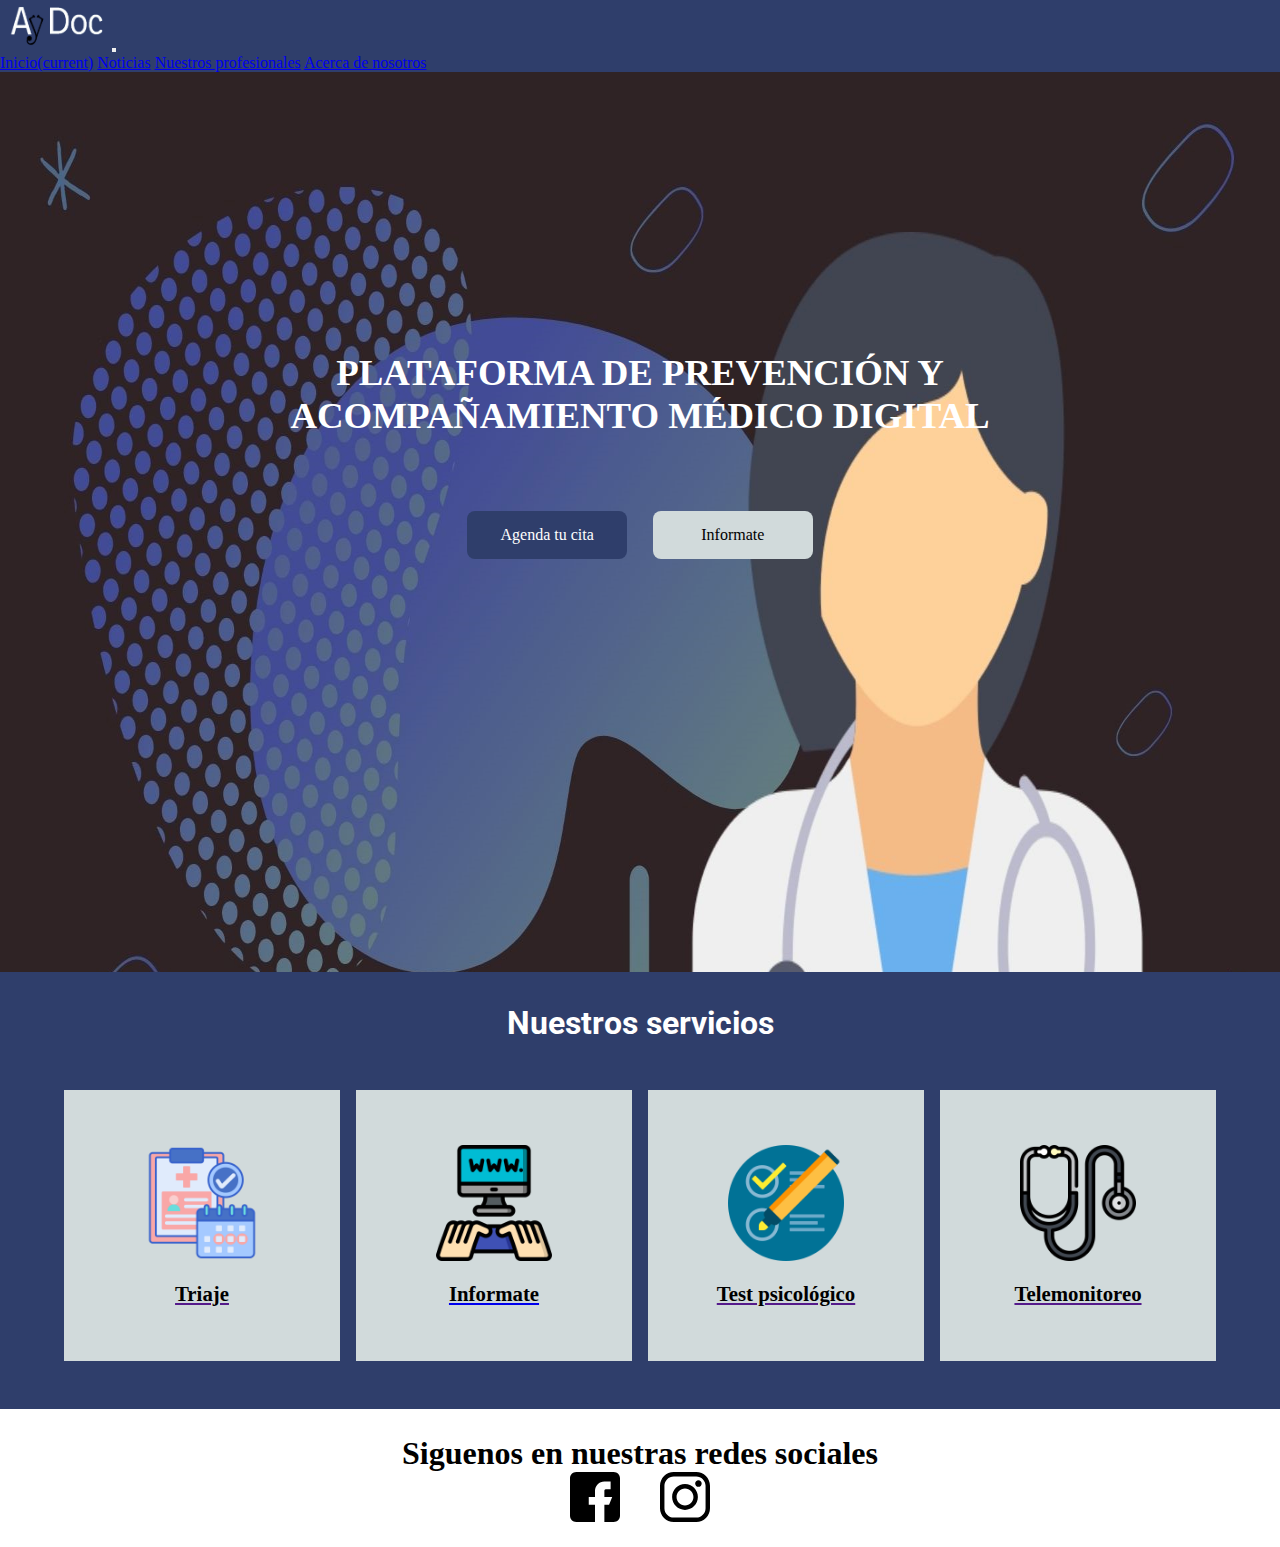
<file: index.html>
<!DOCTYPE html>
<html lang="es">
<head>
    <!--Required meta tags-->    
    <meta charset="UTF-8">
    <meta name="viewport" content="width=device-width, initial-scale=1.0, shrink-to-fit=no">
    <title>Inicio</title>
    <link rel="icon" type="image/png" href="imagenes/logotipo.png"/>
    <link rel="preconnect" href="https://fonts.gstatic.com">
    <link href="https://fonts.googleapis.com/css2?family=Roboto:wght@500&family=Russo+One&display=swap" rel="stylesheet">
    <link rel="stylesheet" href="https://stackpath.bootstrapcdn.com/bootstrap/4.2.1/css/bootstrap.min.css" integrity="sha384-GJzZqFGwb1QTTN6wy59ffF1BuGJpLSa9DkKMp0DgiMDm4iYMj70gZWKYbI706tWS" crossorigin="anonymous">
    <link rel="stylesheet" href="css/styles.css">
</head>
<body>
    <!--La sección header tendrá el logo y las diferentes secciones de la página-->
    <nav class="navbar navbar-expand-lg navbar-dark" style="background-color: rgb(47, 62, 107);">
        <a class="navbar-brand">
            <img src="imagenes/logotipo.png" height="50px" alt="Logotipo principal de la empresa">
        </a>
        <button class="navbar-toggler" type="button" data-toggle="collapse" data-target="#navbarNavAltMarkup" aria-controls="navbarNavAltMarkup" aria-expanded="false" aria-label="Toggle navigation">
            <span class="navbar-toggler-icon"></span>
        </button>
        <div class="collapse navbar-collapse justify-content-end" id="navbarNavAltMarkup">
            <div class="navbar-nav">
                <a class="nav-item nav-link active" href="index.html">Inicio<span class="sr-only">(current)</span></a>
                <a class="nav-item nav-link" href="noticias.html">Noticias</a>
                <a class="nav-item nav-link" href="profesionales.html">Nuestros profesionales</a>
                <a class="nav-item nav-link" href="nosotros.html">Acerca de nosotros</a>
            </div>
        </div>
    </nav>
    <Figure class="imagenprincipal">
        <img src="imagenes/portada_inicio.jpg" alt="Foto de portada inicio">
    </Figure>
    <!--Sección para la portada-->
    <section class="portada">
        <p class="texto inicio">
            PLATAFORMA DE PREVENCIÓN Y ACOMPAÑAMIENTO MÉDICO DIGITAL
        </p>
        <div class="botones-inicio">
            <a class="boton_agendas" href="profesionales.html">Agenda tu cita</a>
            <a class="boton_noticias" href="noticias.html">Informate</a>
        </div>
    </section>
    <section class="servicios">
        <h1>Nuestros servicios</h1>
        <div class="cuadros-servicio">
            <a class="servicio" href="">
                <img src="imagenes/triaje.png" alt="">
                <h2>Triaje</h2>
            </a>
            <a class="servicio" href="noticias.html">
                <img src="imagenes/informate.png" alt="">
                <h2>Informate</h2>
            </a>
            <a class="servicio" href="">
                <img src="imagenes/test-psicologico.png" alt="">
                <h2>Test psicológico</h2>
            </a>
            <a class="servicio" href="">
                <img src="imagenes/telemonitoreo.png" alt="">
                <h2>Telemonitoreo</h2>
            </a>
        </div>
    </section>
    <footer>
        <h1>Siguenos en nuestras redes sociales</h1>
        <div class="social">
            <a href="" class="social-link facebook"></a>
            <a href="" class="social-link instagram"></a>
        </div>
    </footer>
    <script src="https://code.jquery.com/jquery-3.3.1.slim.min.js" integrity="sha384-q8i/X+965DzO0rT7abK41JStQIAqVgRVzpbzo5smXKp4YfRvH+8abtTE1Pi6jizo" crossorigin="anonymous"></script>
    <script src="https://cdnjs.cloudflare.com/ajax/libs/popper.js/1.14.6/umd/popper.min.js" integrity="sha384-wHAiFfRlMFy6i5SRaxvfOCifBUQy1xHdJ/yoi7FRNXMRBu5WHdZYu1hA6ZOblgut" crossorigin="anonymous"></script>
    <script src="https://stackpath.bootstrapcdn.com/bootstrap/4.2.1/js/bootstrap.min.js" integrity="sha384-B0UglyR+jN6CkvvICOB2joaf5I4l3gm9GU6Hc1og6Ls7i6U/mkkaduKaBhlAXv9k" crossorigin="anonymous"></script>
</body>
</html>
</file>
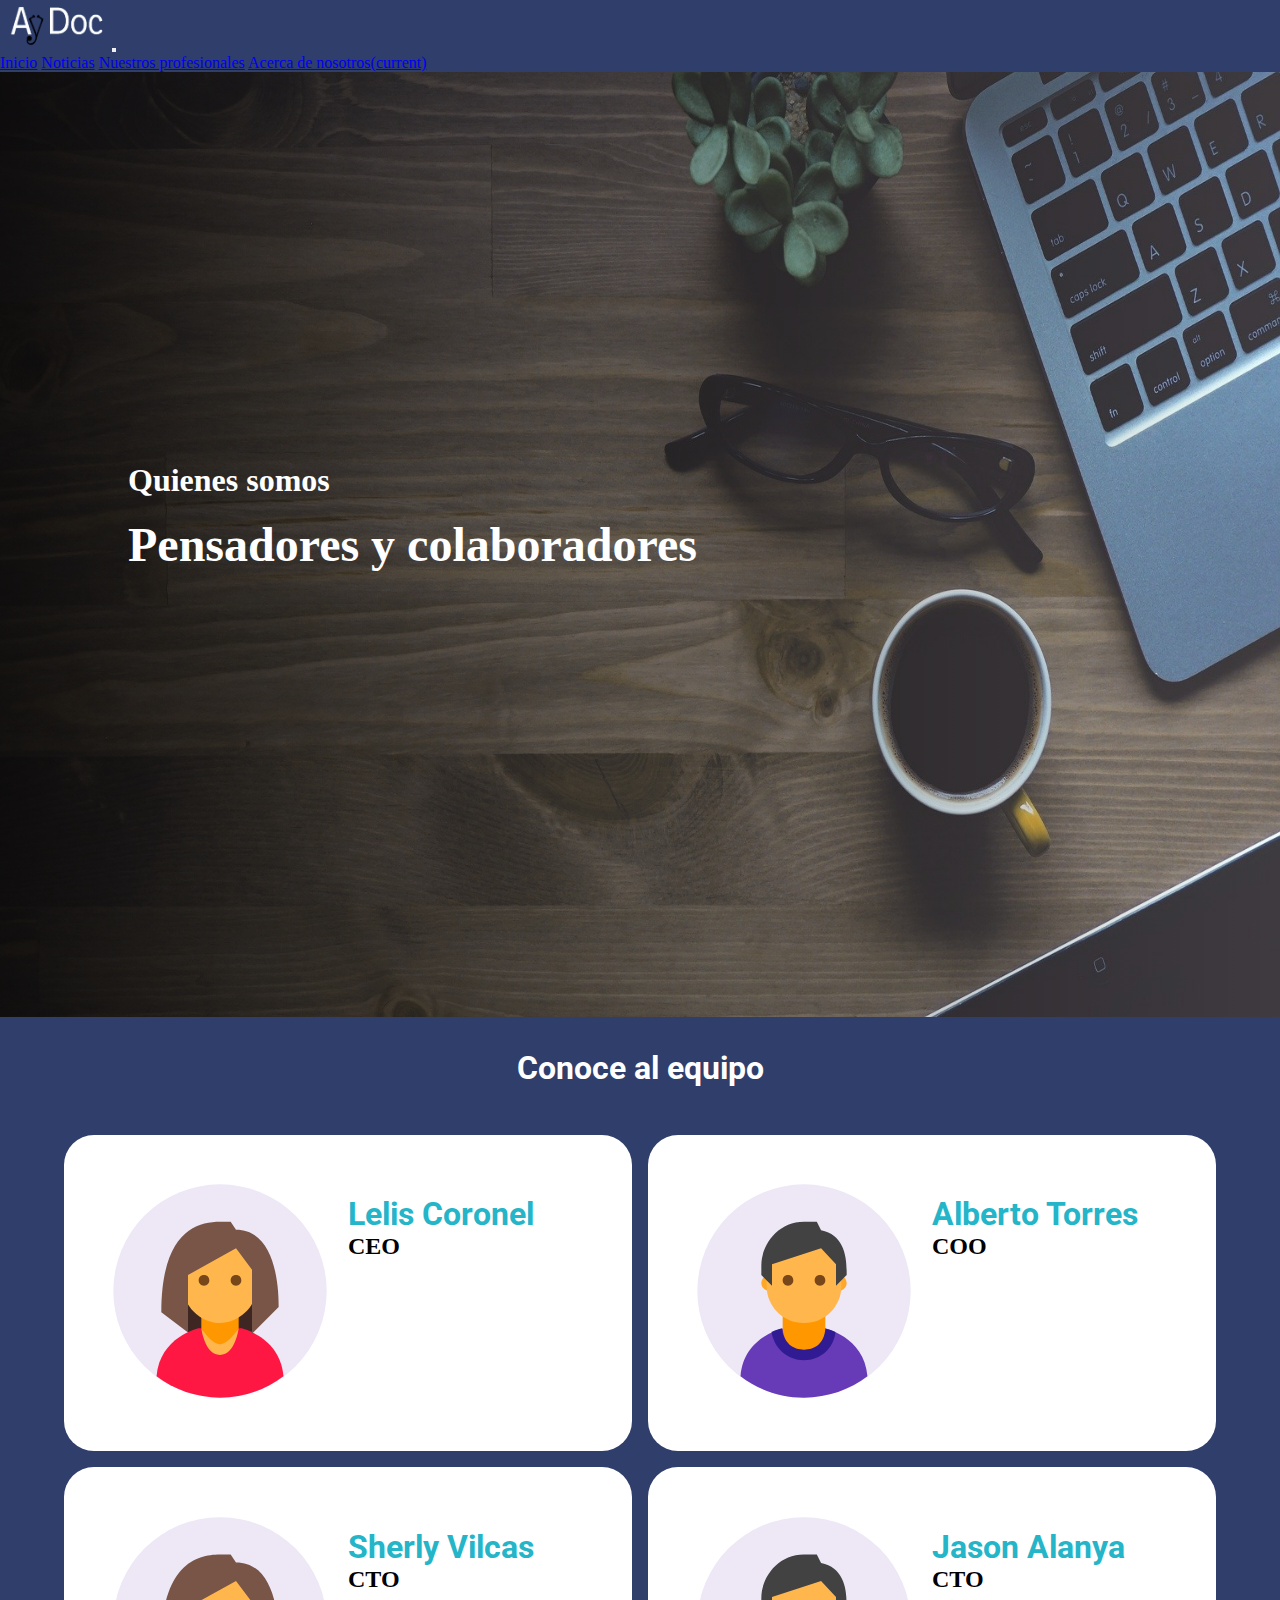
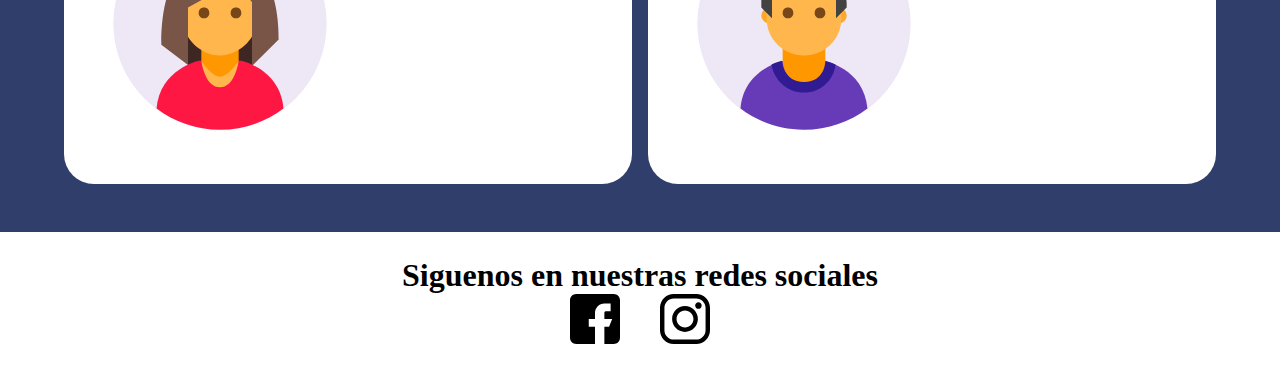
<file: nosotros.html>
<!DOCTYPE html>
<html lang="es">
<head>
    <!--Required meta tags-->    
    <meta charset="UTF-8">
    <meta name="viewport" content="width=device-width, initial-scale=1.0, shrink-to-fit=no">
    <title>Inicio</title>
    <link rel="icon" type="image/png" href="imagenes/logotipo.png"/>
    <link rel="preconnect" href="https://fonts.gstatic.com">
    <link href="https://fonts.googleapis.com/css2?family=Roboto:wght@500&family=Russo+One&display=swap" rel="stylesheet">
    <link rel="stylesheet" href="https://stackpath.bootstrapcdn.com/bootstrap/4.2.1/css/bootstrap.min.css" integrity="sha384-GJzZqFGwb1QTTN6wy59ffF1BuGJpLSa9DkKMp0DgiMDm4iYMj70gZWKYbI706tWS" crossorigin="anonymous">
    <link rel="stylesheet" href="css/styles.css">
</head>
<body>
    
    <!--La sección header tendrá el logo y las diferentes secciones de la página-->
        <nav class="navbar navbar-expand-lg navbar-dark" style="background-color: rgb(47, 62, 107);">
            <a class="navbar-brand">
                <img src="imagenes/logotipo.png" height="50px" alt="Logotipo principal de la empresa">
            </a>
            <button class="navbar-toggler" type="button" data-toggle="collapse" data-target="#navbarNavAltMarkup" aria-controls="navbarNavAltMarkup" aria-expanded="false" aria-label="Toggle navigation">
                <span class="navbar-toggler-icon"></span>
            </button>
            <div class="collapse navbar-collapse justify-content-end" id="navbarNavAltMarkup">
                <div class="navbar-nav">
                    <a class="nav-item nav-link" href="index.html">Inicio</a>
                    <a class="nav-item nav-link" href="noticias.html">Noticias</a>
                    <a class="nav-item nav-link" href="profesionales.html">Nuestros profesionales</a>
                    <a class="nav-item nav-link active" href="nosotros.html">Acerca de nosotros<span class="sr-only">(current)</span></a>
                </div>
            </div>
        </nav>
        <Figure class="imagenprincipal">
            <img src="imagenes/nosotros.jpg" alt="">
        </Figure>
    <!--Sección para la portada-->
    <section class="portada-nosotros">
        <p class="texto nosotros">
            Quienes somos
        </p>
        <h1>Pensadores y colaboradores</h1>
    </section>
    <section class="equipo">
        <h1>Conoce al equipo</h1>
        <div class="cuadros-equipo">
            <div class="perfil">
                <div class="foto">
                    <img src="imagenes/Female.svg" alt="">
                </div>
                <div class="integrante">
                    <h1>Lelis Coronel</h1>
                    <h2>CEO</h2>
                </div>
            </div>
            <div class="perfil">
                <div class="foto">
                    <img src="imagenes/Male.svg" alt="">
                </div>
                <div class="integrante">
                    <h1>Alberto Torres</h1>
                    <h2>COO</h2>
                </div>
            </div>
            <div class="perfil">
                <div class="foto">
                    <img src="imagenes/Female.svg" alt="">
                </div>
                <div class="integrante">
                    <h1>Sherly Vilcas</h1>
                    <h2>CTO</h2>
                </div>
            </div>
            <div class="perfil">
                <div class="foto">
                    <img src="imagenes/Male.svg" alt="">
                </div>
                <div class="integrante">
                    <h1>Jason Alanya</h1>
                    <h2>CTO</h2>
                </div>
            </div>
        </div>
    </section>
    <footer>
        <h1>Siguenos en nuestras redes sociales</h1>
        <div class="social">
            <a href="" class="social-link facebook"></a>
            <a href="" class="social-link instagram"></a>
        </div>
    </footer>
    <!--Scripts para el bootstrap-->
    <script src="https://code.jquery.com/jquery-3.3.1.slim.min.js" integrity="sha384-q8i/X+965DzO0rT7abK41JStQIAqVgRVzpbzo5smXKp4YfRvH+8abtTE1Pi6jizo" crossorigin="anonymous"></script>
    <script src="https://cdnjs.cloudflare.com/ajax/libs/popper.js/1.14.6/umd/popper.min.js" integrity="sha384-wHAiFfRlMFy6i5SRaxvfOCifBUQy1xHdJ/yoi7FRNXMRBu5WHdZYu1hA6ZOblgut" crossorigin="anonymous"></script>
    <script src="https://stackpath.bootstrapcdn.com/bootstrap/4.2.1/js/bootstrap.min.js" integrity="sha384-B0UglyR+jN6CkvvICOB2joaf5I4l3gm9GU6Hc1og6Ls7i6U/mkkaduKaBhlAXv9k" crossorigin="anonymous"></script>
</body>
</html>
</file>
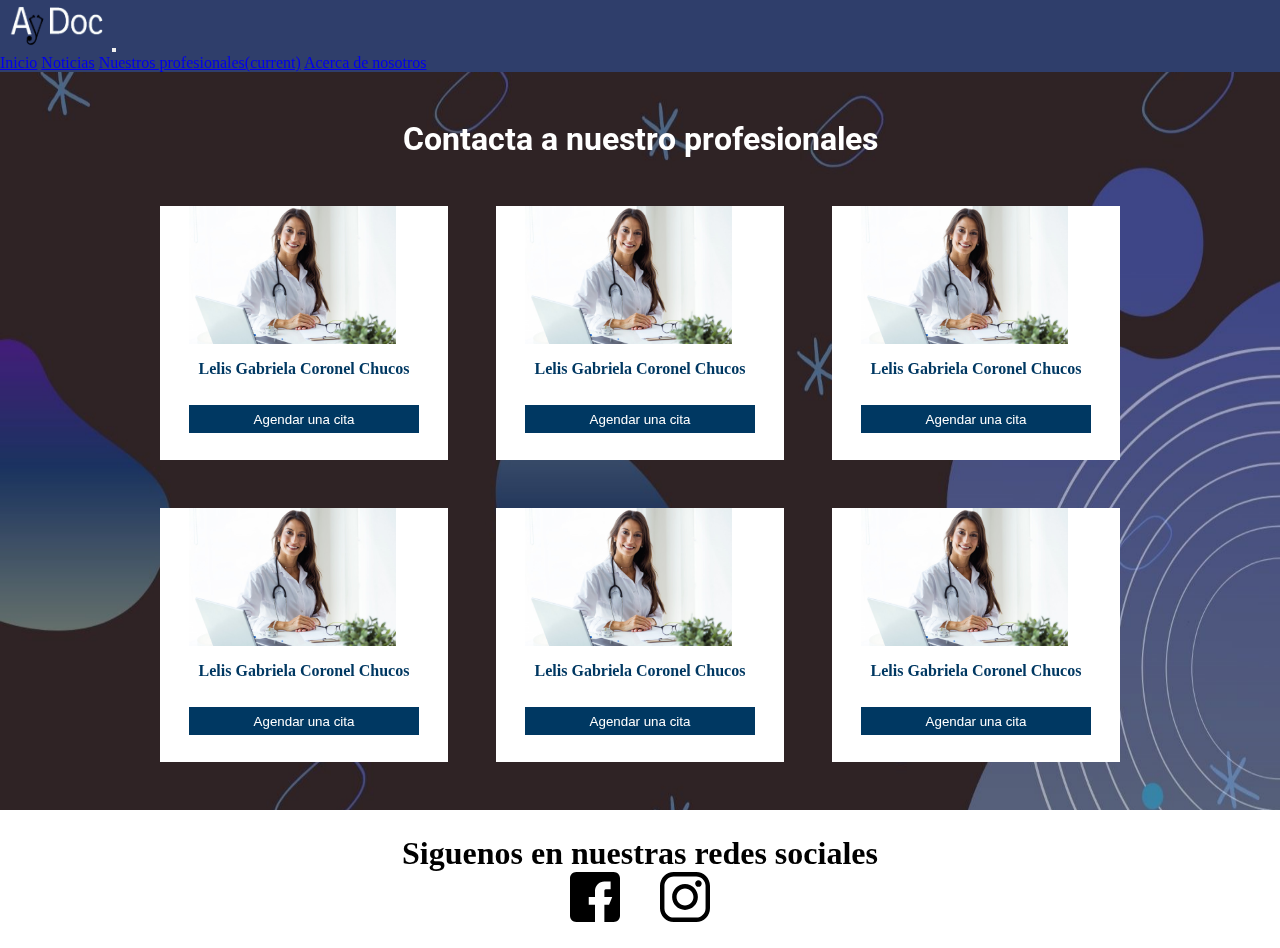
<file: profesionales.html>
<!DOCTYPE html>
<html lang="en">
<head>
    <meta charset="UTF-8">
    <meta name="viewport" content="width=device-width, initial-scale=1.0">
    <title>Noticias</title>
    <link rel="icon" type="image/png" href="imagenes/logotipo.png"/>
    <link rel="preconnect" href="https://fonts.gstatic.com">
    <link href="https://fonts.googleapis.com/css2?family=Roboto:wght@500&family=Russo+One&display=swap" rel="stylesheet">
    <link rel="stylesheet" href="https://stackpath.bootstrapcdn.com/bootstrap/4.2.1/css/bootstrap.min.css" integrity="sha384-GJzZqFGwb1QTTN6wy59ffF1BuGJpLSa9DkKMp0DgiMDm4iYMj70gZWKYbI706tWS" crossorigin="anonymous">
    <link rel="stylesheet" href="css/styles.css">
    <link href="https://assets.calendly.com/assets/external/widget.css" rel="stylesheet">
    <script src="https://assets.calendly.com/assets/external/widget.js" type="text/javascript"></script>
</head>
<body>
    <Figure class="imagen_portada">
        <img src="imagenes/fondo-noticias.jpg" alt="">
    </Figure>
    <nav class="navbar navbar-expand-lg navbar-dark" style="background-color: rgb(47, 62, 107);">
        <a class="navbar-brand">
            <img src="imagenes/logotipo.png" height="50px" alt="Logotipo principal de la empresa">
        </a>
        <button class="navbar-toggler" type="button" data-toggle="collapse" data-target="#navbarNavAltMarkup" aria-controls="navbarNavAltMarkup" aria-expanded="false" aria-label="Toggle navigation">
            <span class="navbar-toggler-icon"></span>
        </button>
        <div class="collapse navbar-collapse justify-content-end" id="navbarNavAltMarkup">
            <div class="navbar-nav">
                <a class="nav-item nav-link" href="index.html">Inicio</a>
                <a class="nav-item nav-link" href="noticias.html">Noticias</a>
                <a class="nav-item nav-link active" href="profesionales.html">Nuestros profesionales<span class="sr-only">(current)</span></a>
                <a class="nav-item nav-link" href="nosotros.html">Acerca de nosotros</a>
            </div>
        </div>
    </nav>
    <section id="bebidas" class="productos_top">
        <h1>Contacta a nuestro profesionales</h1>
        <div class="cuadros-producto">
            <div class="producto">
                <img src="imagenes/doctor.jpg" alt="Imagen del profesional">
                <h2>Lelis Gabriela Coronel Chucos</h2>
                <button><a href="" onclick="Calendly.initPopupWidget({url: 'https://calendly.com/lelisgcoronel/30min'});return false;">Agendar una cita</a></button>
            </div>
            <div class="producto">
                <img src="imagenes/doctor.jpg" alt="Imagen del profesional">
                <h2>Lelis Gabriela Coronel Chucos</h2>
                <button><a href="" onclick="Calendly.initPopupWidget({url: 'https://calendly.com/lelisgcoronel/30min'});return false;">Agendar una cita</a></button>
            </div>
            <div class="producto">
                <img src="imagenes/doctor.jpg" alt="Imagen del profesional">
                <h2>Lelis Gabriela Coronel Chucos</h2>
                <button><a href="" onclick="Calendly.initPopupWidget({url: 'https://calendly.com/lelisgcoronel/30min'});return false;">Agendar una cita</a></button>
            </div>
            <div class="producto">
                <img src="imagenes/doctor.jpg" alt="Imagen del profesional">
                <h2>Lelis Gabriela Coronel Chucos</h2>
                <button><a href="" onclick="Calendly.initPopupWidget({url: 'https://calendly.com/lelisgcoronel/30min'});return false;">Agendar una cita</a></button>
            </div>
            <div class="producto">
                <img src="imagenes/doctor.jpg" alt="Imagen del profesional">
                <h2>Lelis Gabriela Coronel Chucos</h2>
                <button><a href="" onclick="Calendly.initPopupWidget({url: 'https://calendly.com/lelisgcoronel/30min'});return false;">Agendar una cita</a></button>
            </div>
            <div class="producto">
                <img src="imagenes/doctor.jpg" alt="Imagen del profesional">
                <h2>Lelis Gabriela Coronel Chucos</h2>
                <button><a href="" onclick="Calendly.initPopupWidget({url: 'https://calendly.com/lelisgcoronel/30min'});return false;">Agendar una cita</a></button>
            </div>
        </div>
    </section>
    <footer>
        <h1>Siguenos en nuestras redes sociales</h1>
        <div class="social">
            <a href="" class="social-link facebook"></a>
            <a href="" class="social-link instagram"></a>
        </div>
    </footer>
    <script src="https://code.jquery.com/jquery-3.3.1.slim.min.js" integrity="sha384-q8i/X+965DzO0rT7abK41JStQIAqVgRVzpbzo5smXKp4YfRvH+8abtTE1Pi6jizo" crossorigin="anonymous"></script>
    <script src="https://cdnjs.cloudflare.com/ajax/libs/popper.js/1.14.6/umd/popper.min.js" integrity="sha384-wHAiFfRlMFy6i5SRaxvfOCifBUQy1xHdJ/yoi7FRNXMRBu5WHdZYu1hA6ZOblgut" crossorigin="anonymous"></script>
    <script src="https://stackpath.bootstrapcdn.com/bootstrap/4.2.1/js/bootstrap.min.js" integrity="sha384-B0UglyR+jN6CkvvICOB2joaf5I4l3gm9GU6Hc1og6Ls7i6U/mkkaduKaBhlAXv9k" crossorigin="anonymous"></script>
</body>
</html>
</file>
<file: css/styles.css>
*{
    margin: 0;
    padding: 0;
    cursor: default;
}
/*Estilos para la portada*/
.imagenprincipal, .imagenprincipal img{
    width: 100%;
    position: absolute;
    z-index: -1;
}
.imagenprincipal img{
    height: 120vh;
}

.portada{
    display: flex;
    position: relative;
    justify-content: center;
    align-items: center;
    height: 100vh;
    width: 100%;
}

.portada p{
    position: absolute;
    width: 55%;
    text-align: center;
    font-size: 2.3rem;
    font-weight: bolder;
    color: #fff;
    margin-top: -20%;
}
.botones-inicio{
    display: flex;
    position: absolute;
    width: 50%;
    justify-content: center;
    height: 3em;
    text-decoration: none;
}
.botones-inicio a{
    width: 25%;
    margin: 2%;
    display: flex;
    justify-content: center;
    align-items: center;
    height: 100%;
    border-radius: 0.5em;
    text-decoration: none;
}

.boton_agendas{
    background-color: rgb(47, 62, 107);
    color: white;
}

.boton_noticias{
    background-color: rgb(209, 218, 219);
    color: #000;
}

.boton_agendas:hover{
    background-color: rgb(29, 66, 177);
    color: white;
}

.boton_noticias:hover{
    background-color: rgb(242, 250, 250);
    color: #000;
}

.servicios{
    background-color: rgb(47, 62, 107);
}

.servicios h1{
    color: #fff;
    padding-top: 1em;
    text-align: center;
    font-family: 'Roboto', 'Russo One', sans-serif;
}

.cuadros-servicio{
    display: grid;
    padding: 3em 4em 3em 4em;
    grid-template-columns: 1fr 1fr 1fr 1fr;
    grid-gap: 1em;
}

.servicio{
    background-color: rgb(209, 218, 219);
    justify-content: center;
    display: grid;
    padding: 20% 20%;
}

.servicio:hover{
    transform: scale(1.02);
}

.servicio h2{
    padding-top: 1em;
    text-align: center;
    font-size: 1.3em;
    color: #000;
}

.servicio img{
    width: 70%;
    margin: 0 15%;
}

.imagen_portada, .imagen_portada img{
    position: fixed;
    width: 100%;
    height: 100vh;
    margin: 0;
    z-index: -1;
}

.noticias h1{
    color: white;
    text-align: center;
    font-weight: bolder;
    margin: 0.5em;
}

.cuadros-noticias{
    display: grid;
    padding: 2em 3em 2em 3em;
    grid-template-columns: 1fr 1fr 1fr;
    grid-gap: 3em;
}

.cuadros-noticias a{
    text-decoration: none;
    border-color: white;
}

.noticia{
    border: 2px;
    border-style: solid;
}
.noticia p, .noticia h2{
    color: #fff;
    text-align: center;
    text-decoration: none;
    font-size: 1.1em;
}

.noticia img{
    width: 100%;
    height: 300px;
    background-color: silver;
}

/*Estelilos de sección para lso profesionales*/
.productos_top h1{
    color: #fff;
    padding-top: 1.5em;
    text-align: center;
    font-family: 'Roboto', 'Russo One', sans-serif;
}

.cuadros-producto{
    display: grid;
    padding: 3em 10em 3em 10em;
    grid-template-columns: 1fr 1fr 1fr;
    grid-gap: 3em;
}

.producto{
    background-color: #fff;
    justify-content: center;
    display: grid;
    padding: 0 10%;
}

.producto h2{
    padding-top: 1em;
    text-align: center;
    font-size: 1em;
    color: #003862;
}

.producto img{
    width: 90%;
}

.producto button{
    margin: 2em 0;
    border: 0;
    background-color: #003862;
    padding: 0.5em 0;
}

.producto button:hover{
    cursor: pointer;
    transform: scale(1.05);
}

.producto a{
    padding: 2em 2em;
    height: 100vh;
    color: #fff;
    text-decoration: none;
    height: 100%;
    width: 100%;
}

.portada-nosotros{
    display: flex;
    position: relative;
    justify-content: center;
    align-items: center;
    height: 105vh;
    width: 100%;
    background: linear-gradient(to right, rgba(0, 0, 0, 0.7), rgba(255,255,255,0.1));
}

.portada-nosotros p{
    position: absolute;
    width: 80%;
    font-size: 2rem;
    font-weight: bolder;
    color: #fff;
    margin-top: -10%;
}
.portada-nosotros h1{
    position: absolute;
    width: 80%;
    font-size: 3rem;
    font-weight: bolder;
    color: #fff;
}
.equipo{
    background-color: rgb(47, 62, 107);
}

.equipo h1{
    color: #fff;
    padding-top: 1em;
    text-align: center;
    font-family: 'Roboto', 'Russo One', sans-serif;
}

.cuadros-equipo{
    display: grid;
    padding: 3em 4em 3em 4em;
    grid-template-columns: 1fr 1fr;
    grid-gap: 1em;
}

.perfil{
    background-color: rgb(255, 255, 255);
    display: grid;
    grid-template-columns: 1fr 1fr;
    padding: 5% 5%;
    border-radius: 30px;
}
.foto img{
    width: 100%;
    border-radius: 50%;
}

.integrante h1{
    color: rgb(36, 181, 201);
    text-align: left;
}



footer{
    padding: 2% 0%;
    background-color: white;
}
footer h1{
    text-align: center;
    font-size: 2em;
}
.social{
    display: flex;
    justify-content: center;
}

.social-link{
    display: inline-block;
    width: 50px;
    height: 50px;
    background-size: 50px 50px;
    margin: 0px 20px;
}
.social-link.facebook{
    background-image: url('../imagenes/facebook.svg');
}
.social-link.instagram{
    background-image: url('../imagenes/instagram.svg');
}

@media only screen and (max-width: 420px){
    .imagenprincipal img{
        height: 50vh;
    }

    .portada, .portada-nosotros{
        height: 50vh;
    }
    
    .portada p{
        font-size: 1em;
        width: auto;
        font-weight: bolder;
        color: #fff;
        margin-top: -20%;
    }

    .botones-inicio{
        height: 2em;
    }

    .botones-inicio a{
        width: 90%;
        font-size: 0.6em;
    }
    .servicios h1{
        font-size: 1.7em;
    }
    .cuadros-servicio, .cuadros-producto, .cuadros-noticias{
        padding: 1em 2em 1em 2em;
        grid-template-columns: 1fr;
        margin: 0 1.5em;
    }
    .servicio img{
        width: 80%;
    }
    .servicio:hover{
        transform: scale(1);
    }
    .productos_top h1{
        font-size: 1.4em;
    }

    .portada-nosotros p{
        font-size: 1rem;
        padding-bottom: 3em;
    }
    .portada-nosotros h1{
        font-size: 1.4rem;
    }
    .cuadros-equipo{
        padding: 1em 2em 1em 2em;
        grid-template-columns: 3fr;
        margin: 0 0.5em;
    }
    .integrante h1, .integrante h2{
        font-size: 1em;
    }

    footer h1{
        text-align: center;
        font-size: 1em;
    }
    .social-link{
        display: inline-block;
        width: 50px;
        height: 50px;
        background-size: 50px 50px;
        margin: 0px 20px;
    }
}
@media only screen and (min-width: 421px) and (max-width: 1000px){
    .imagenprincipal img{
        height: 600px;
    }

    .portada, .portada-nosotros{
        height: 500px;
    }
    
    .portada p{
        font-size: 1.5em;
        width: 80%;
        font-weight: bolder;
        color: #fff;
        margin-top: -20%;
    }

    .botones-inicio{
        height: 2em;
    }

    .botones-inicio a{
        width: 40%;
        font-size: 0.9em;
    }
    .servicios h1{
        font-size: 1.7em;
    }
    .cuadros-servicio, .cuadros-producto, .cuadros-noticias{
        padding: 1em 2em 1em 2em;
        grid-template-columns: 1fr 1fr;
        margin: 0 1.5em;
    }
    .servicio img{
        width: 50%;
        margin: 0 25%;
    }
    .servicio:hover{
        transform: scale(1);
    }
    .productos_top h1{
        font-size: 1.4em;
    }

    .portada-nosotros p{
        font-size: 1em;
        padding-bottom: 3em;
    }
    .portada-nosotros h1{
        font-size: 1.4rem;
    }
    .cuadros-equipo{
        padding: 1em 2em 1em 2em;
        grid-template-columns: 1fr 1fr;
        margin: 0 0.5em;
    }
    .integrante h1, .integrante h2{
        font-size: 1em;
    }

    footer h1{
        text-align: center;
        font-size: 1.5em;
    }
    .social-link{
        display: inline-block;
        width: 50px;
        height: 50px;
        background-size: 50px 50px;
        margin: 0px 20px;
    }
}
</file>
